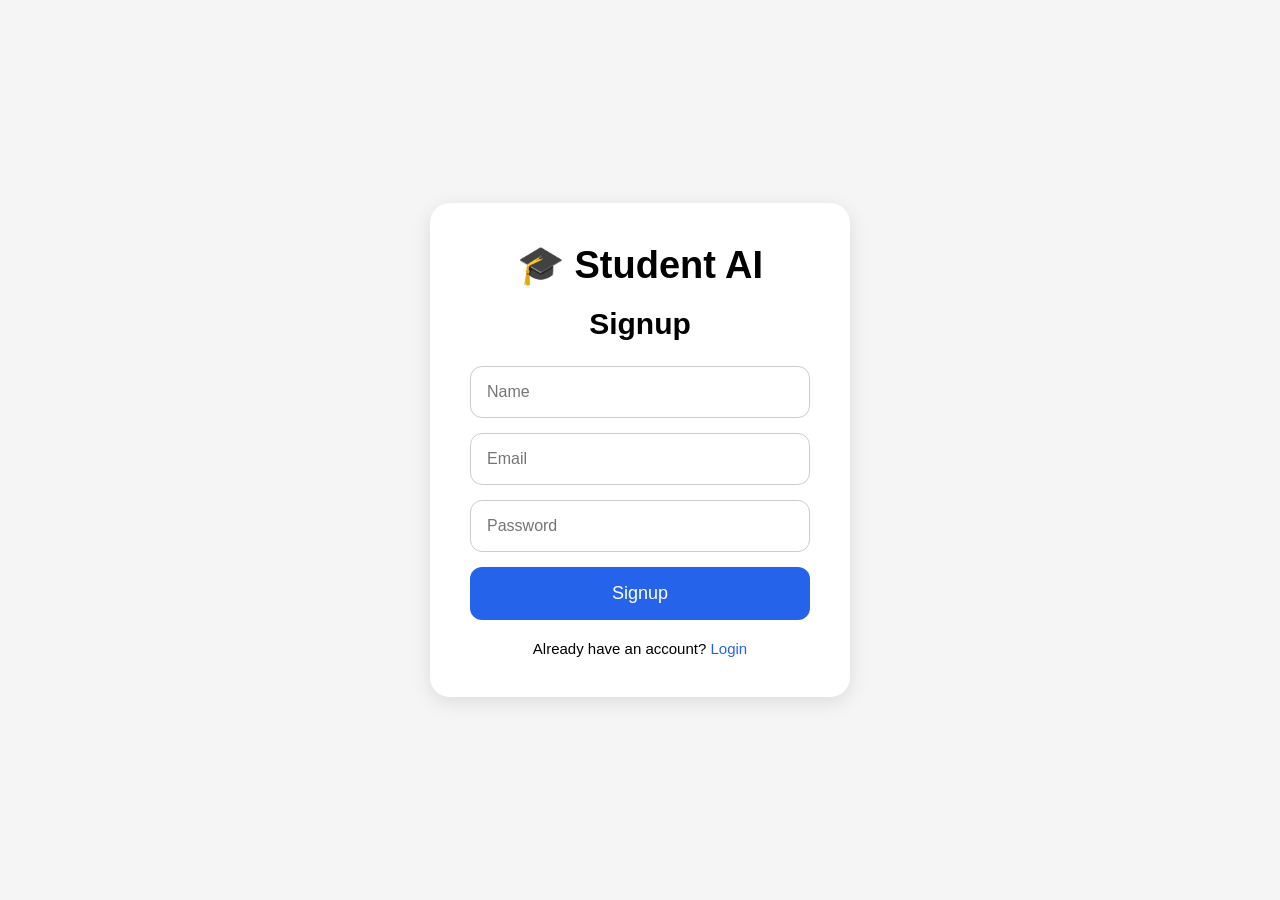
<file: templates/signup.html>
<!DOCTYPE html>
<html lang="en">

<head>

    <meta charset="UTF-8">

    <meta
        name="viewport"
        content="width=device-width, initial-scale=1.0"
    >

    <title>Signup</title>

    <link
        rel="stylesheet"
        href="/static/auth.css"
    >

</head>

<body>

<div class="auth-container">

    <div class="auth-box">

        <h1>🎓 Student AI</h1>

        <h2>Signup</h2>

        <form action="/signup" method="POST">

            <input
                type="text"
                name="name"
                placeholder="Name"
                required
            >

            <input
                type="email"
                name="email"
                placeholder="Email"
                required
            >

            <input
                type="password"
                name="password"
                placeholder="Password"
                required
            >

            <button type="submit">
                Signup
            </button>

        </form>

        <p>
            Already have an account?
            <a href="/login">Login</a>
        </p>

    </div>

</div>

</body>
</html>
</file>
<file: static/auth.css>
*{
    margin:0;
    padding:0;
    box-sizing:border-box;
    font-family:Arial;
}

body{
    height:100vh;
    display:flex;
    justify-content:center;
    align-items:center;
    background:#f5f5f5;
}

/* CONTAINER */

.auth-container{
    width:100%;
    display:flex;
    justify-content:center;
    align-items:center;
}

/* LOGIN BOX */

.auth-box{
    width:420px;
    background:white;
    padding:40px;
    border-radius:20px;
    box-shadow:0 5px 20px rgba(0,0,0,0.1);
}

/* TITLES */

.auth-box h1{
    text-align:center;
    margin-bottom:20px;
    font-size:38px;
}

.auth-box h2{
    text-align:center;
    margin-bottom:25px;
    font-size:30px;
}

/* FORM */

.auth-box form{
    display:flex;
    flex-direction:column;
    gap:15px;
}

/* INPUT */

.auth-box input{
    padding:16px;
    border:1px solid #ccc;
    border-radius:12px;
    font-size:16px;
    outline:none;
}

/* BUTTON */

.auth-box button{
    padding:16px;
    border:none;
    border-radius:12px;
    background:#2563eb;
    color:white;
    font-size:18px;
    cursor:pointer;
}

/* TEXT */

.auth-box p{
    margin-top:20px;
    text-align:center;
    font-size:15px;
}

.auth-box a{
    color:#2563eb;
    text-decoration:none;
}
</file>
